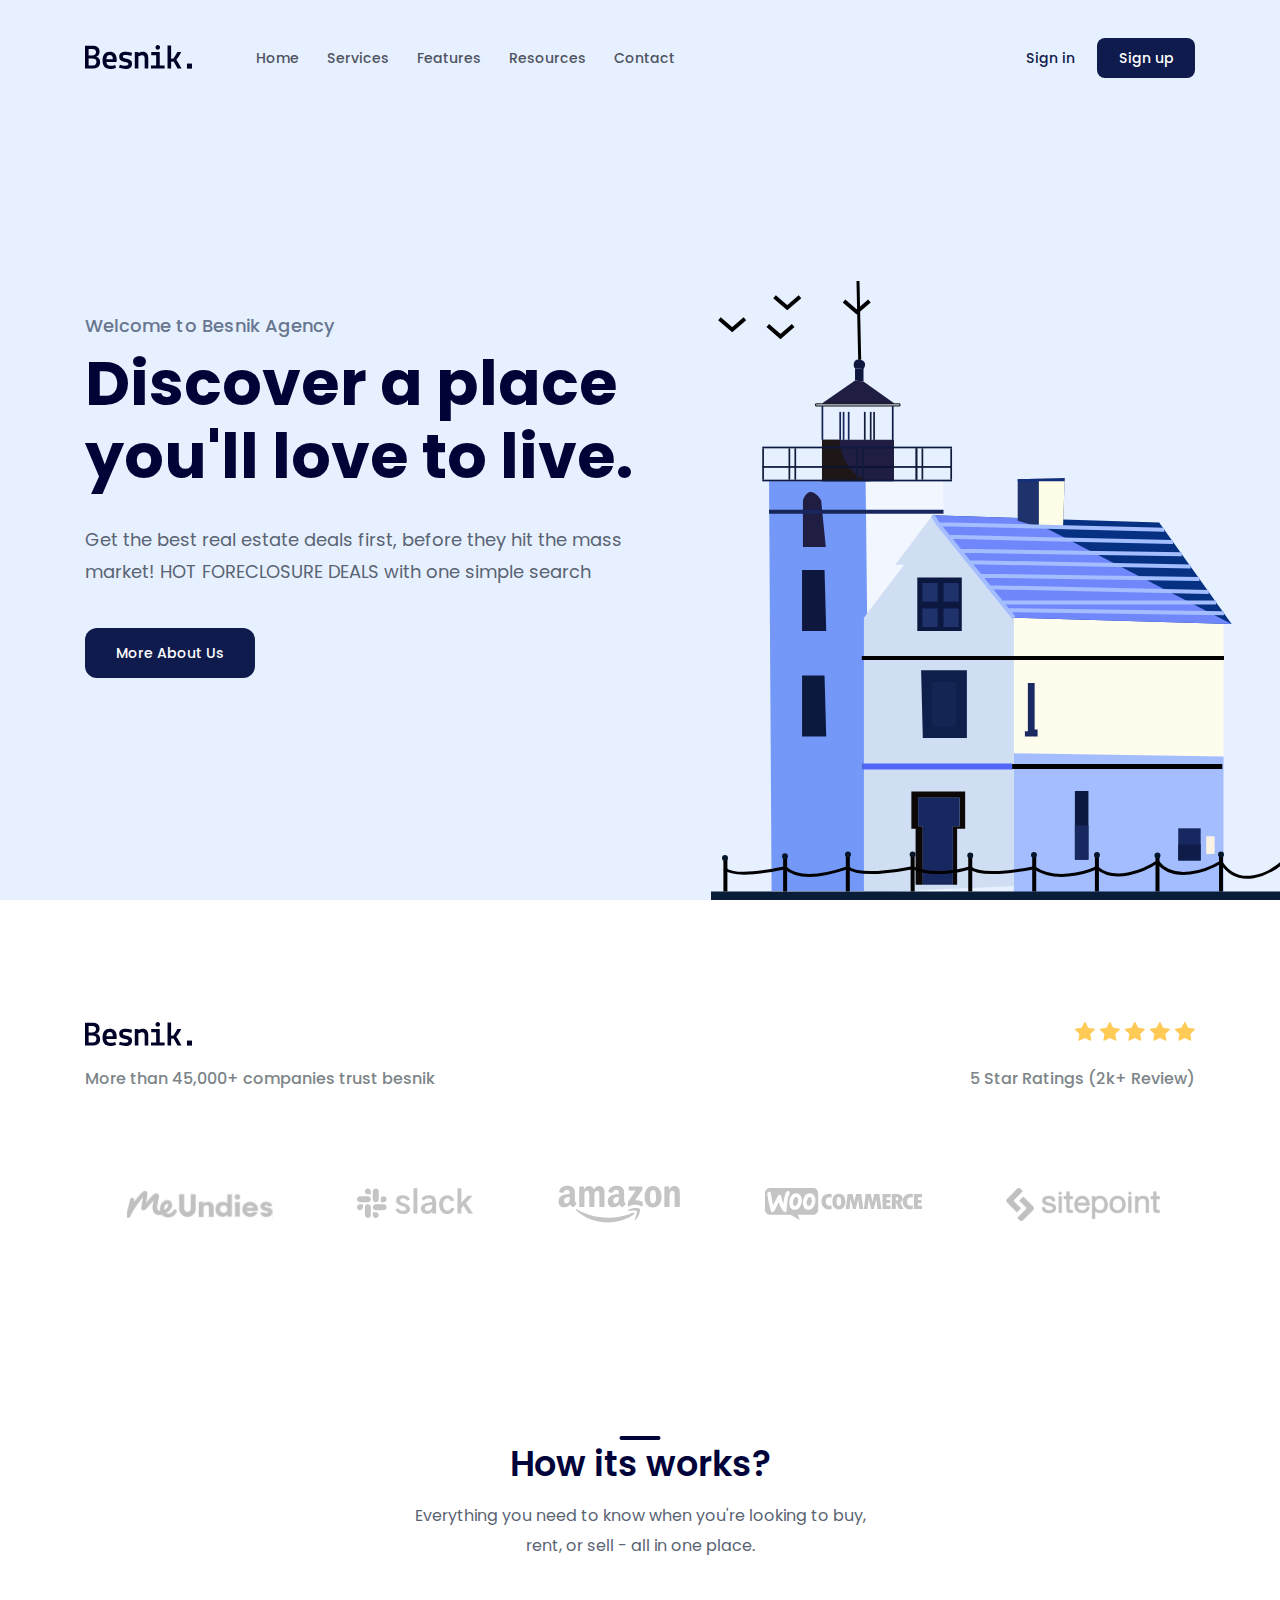
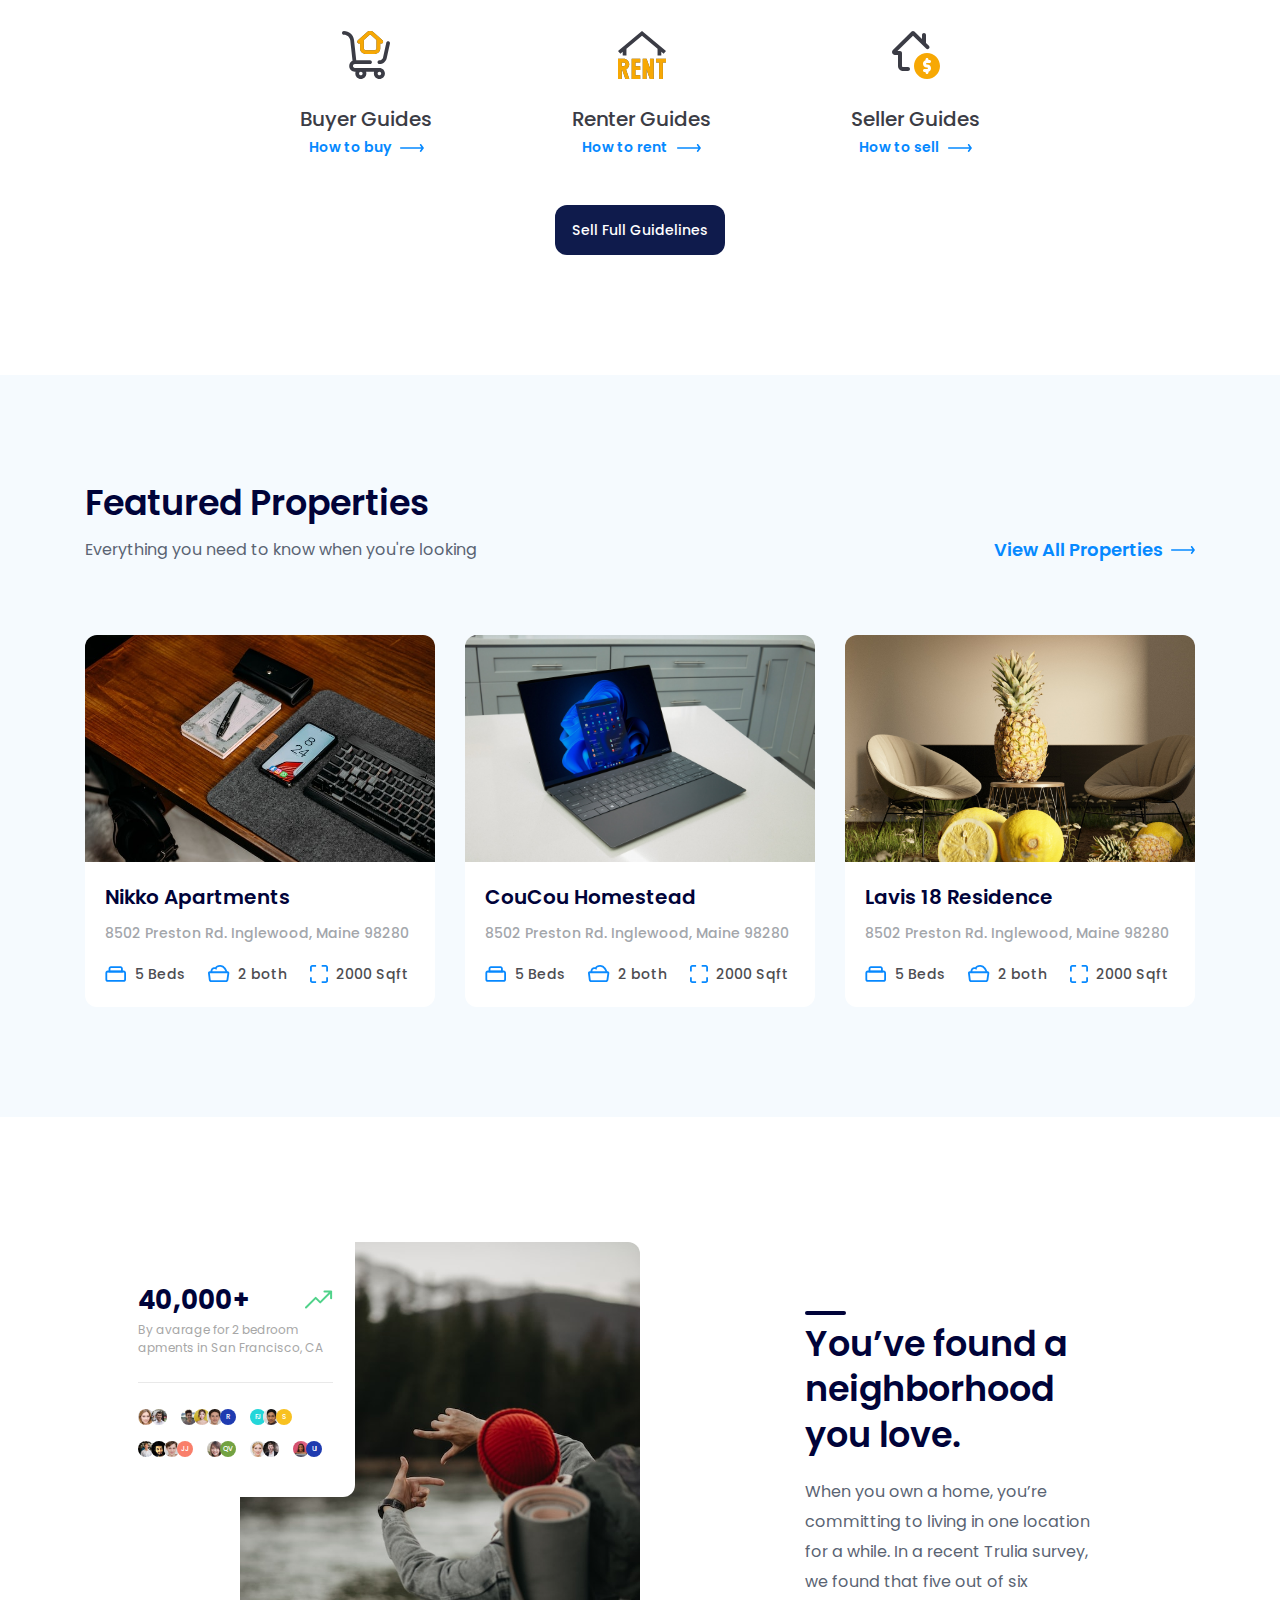
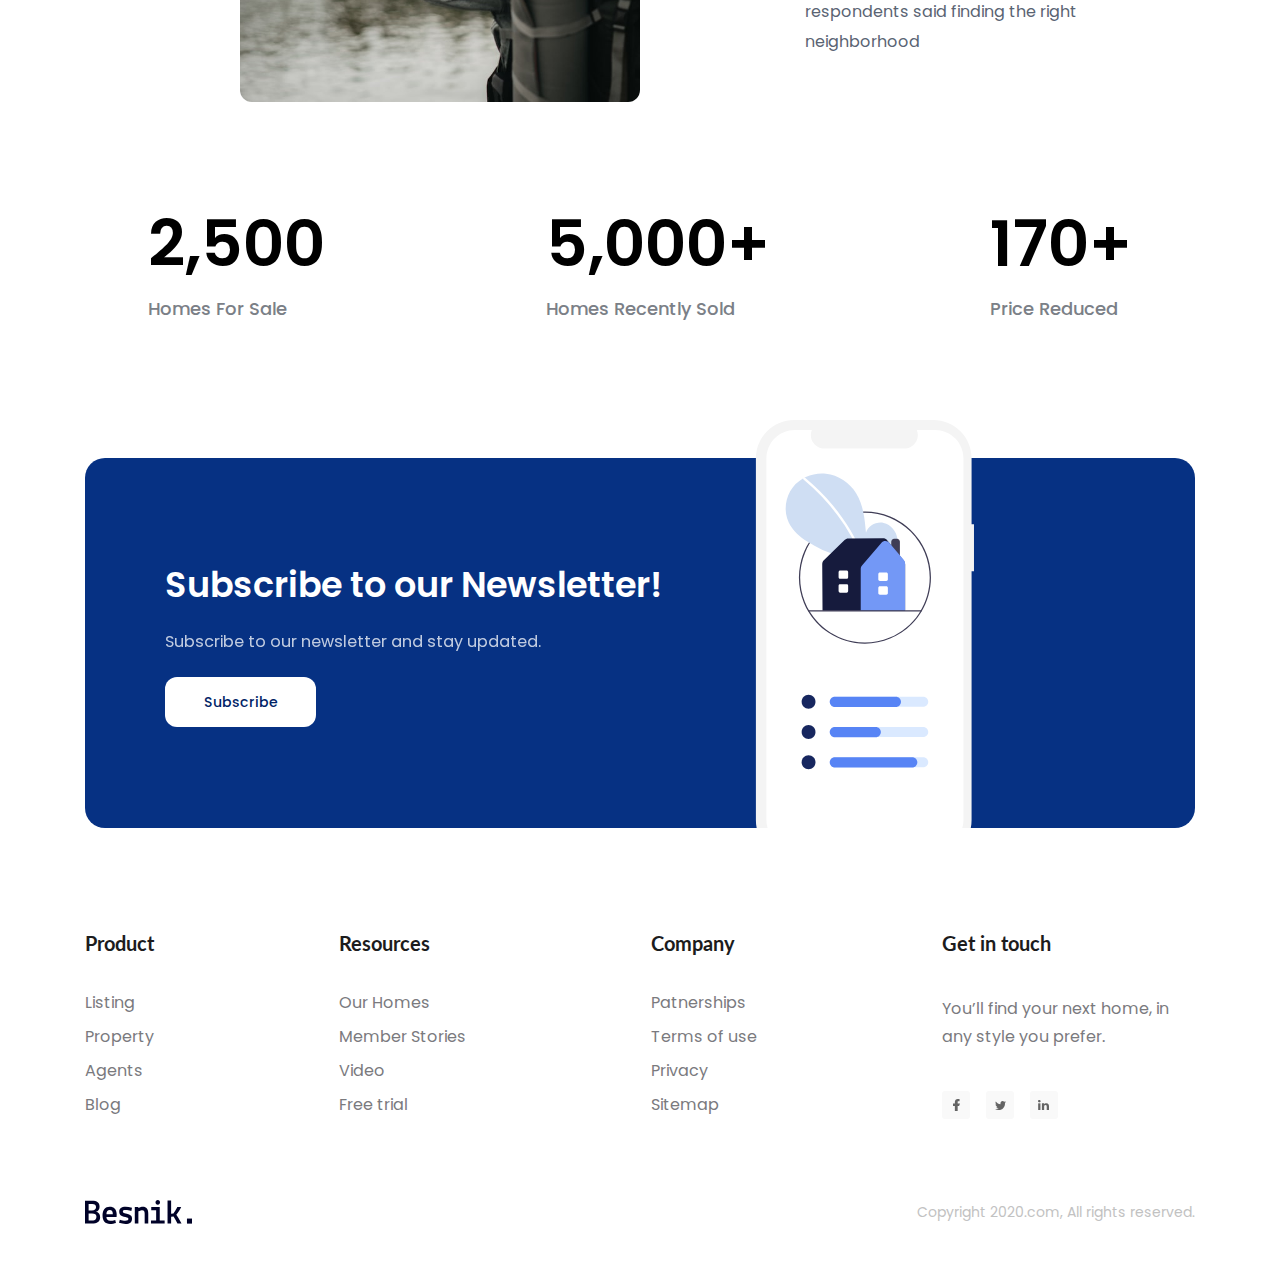
<file: index.html>
<!DOCTYPE html>
<html lang="en">
    <head>
        <meta charset="UTF-8" />
        <meta http-equiv="X-UA-Compatible" content="IE=edge" />
        <meta name="viewport" content="width=device-width, initial-scale=1.0" />
        <title>Real Estate Landing Page</title>

        <!-- Favicon -->
        <link
            rel="apple-touch-icon"
            sizes="57x57"
            href="./assets/favicon/apple-icon-57x57.png"
        />
        <link
            rel="apple-touch-icon"
            sizes="60x60"
            href="./assets/favicon/apple-icon-60x60.png"
        />
        <link
            rel="apple-touch-icon"
            sizes="72x72"
            href="./assets/favicon/apple-icon-72x72.png"
        />
        <link
            rel="apple-touch-icon"
            sizes="76x76"
            href="./assets/favicon/apple-icon-76x76.png"
        />
        <link
            rel="apple-touch-icon"
            sizes="114x114"
            href="./assets/favicon/apple-icon-114x114.png"
        />
        <link
            rel="apple-touch-icon"
            sizes="120x120"
            href="./assets/favicon/apple-icon-120x120.png"
        />
        <link
            rel="apple-touch-icon"
            sizes="144x144"
            href="./assets/favicon/apple-icon-144x144.png"
        />
        <link
            rel="apple-touch-icon"
            sizes="152x152"
            href="./assets/favicon/apple-icon-152x152.png"
        />
        <link
            rel="apple-touch-icon"
            sizes="180x180"
            href="./assets/favicon/apple-icon-180x180.png"
        />
        <link
            rel="icon"
            type="image/png"
            sizes="192x192"
            href="./assets/favicon/android-icon-192x192.png"
        />
        <link
            rel="icon"
            type="image/png"
            sizes="32x32"
            href="./assets/favicon/favicon-32x32.png"
        />
        <link
            rel="icon"
            type="image/png"
            sizes="96x96"
            href="./assets/favicon/favicon-96x96.png"
        />
        <link
            rel="icon"
            type="image/png"
            sizes="16x16"
            href="./assets/favicon/favicon-16x16.png"
        />
        <link rel="manifest" href="./assets/favicon/manifest.json" />
        <meta name="msapplication-TileColor" content="#ffffff" />
        <meta
            name="msapplication-TileImage"
            content="./assets/favicon/ms-icon-144x144.png"
        />
        <meta name="theme-color" content="#ffffff" />

        <!-- Reset CSS -->
        <link rel="stylesheet" href="./assets/css/reset.css" />

        <!-- Embed fonts -->
        <link rel="preconnect" href="https://fonts.googleapis.com" />
        <link rel="preconnect" href="https://fonts.gstatic.com" crossorigin />
        <link
            href="https://fonts.googleapis.com/css2?family=Lato:wght@700&display=swap"
            rel="stylesheet"
        />
        <link rel="stylesheet" href="./assets/fonts/stylesheet.css" />

        <!-- Styles -->
        <link rel="stylesheet" href="./assets/css/styles.css" />
    </head>
    <body>
        <header class="fixed-header">
            <div class="content">
                <!-- Navbar -->
                <nav class="navbar">
                    <!-- Logo -->
                    <a href="#">
                        <img src="./assets/img/logo.svg" alt="Besnik." />
                    </a>

                    <!-- Navigation -->
                    <ul>
                        <li><a href="#">Home</a></li>
                        <li><a href="#services">Services</a></li>
                        <li><a href="#features">Features</a></li>
                        <li><a href="#resources">Resources</a></li>
                        <li><a href="#contact">Contact</a></li>
                    </ul>

                    <!-- Action -->
                    <div class="actions">
                        <a href="#!" class="action-link">Sign in</a>
                        <a href="#!" class="btn action-btn">Sign up</a>
                    </div>
                </nav>
            </div>
        </header>

        <main>
            <!-- Hero -->
            <div class="hero-wrap">
                <div class="content">
                    <div class="info">
                        <p class="sub-title">Welcome to Besnik Agency</p>
                        <h1 class="title">
                            Discover a place you'll love to live.
                        </h1>
                        <p class="desc">
                            Get the best real estate deals first, before they
                            hit the mass market! HOT FORECLOSURE DEALS with one
                            simple search
                        </p>
                        <a href="#!" class="btn hero-cta">More About Us</a>
                    </div>

                    <img
                        src="./assets/img/hero-img.svg"
                        alt="Discover a place you'll love to live."
                        class="hero-img"
                    />
                </div>
            </div>

            <!-- Clients -->
            <div class="clients">
                <div class="content">
                    <div class="row">
                        <!-- Logo -->
                        <img src="./assets/img/logo.svg" alt="Besnik." />

                        <!-- Stars -->
                        <div class="stars">
                            <img src="./assets/img/star.svg" alt="Star" />
                            <img src="./assets/img/star.svg" alt="Star" />
                            <img src="./assets/img/star.svg" alt="Star" />
                            <img src="./assets/img/star.svg" alt="Star" />
                            <img src="./assets/img/star.svg" alt="Star" />
                        </div>
                    </div>
                    <div class="row row-desc">
                        <p class="desc">
                            More than 45,000+ companies trust besnik
                        </p>
                        <p class="desc">5 Star Ratings (2k+ Review)</p>
                    </div>
                    <div class="images">
                        <a href="#!">
                            <img
                                src="./assets/img/client-1.svg"
                                alt="Client 1"
                            />
                        </a>
                        <a href="#!">
                            <img
                                src="./assets/img/client-2.svg"
                                alt="Client 2"
                            />
                        </a>
                        <a href="#!">
                            <img
                                src="./assets/img/client-3.svg"
                                alt="Client 3"
                            />
                        </a>
                        <a href="#!">
                            <img
                                src="./assets/img/client-4.svg"
                                alt="Client 4"
                            />
                        </a>
                        <a href="#!">
                            <img
                                src="./assets/img/client-5.svg"
                                alt="Client 5"
                            />
                        </a>
                    </div>
                </div>
            </div>

            <!-- Guides -->
            <div id="services" class="guides">
                <div class="content">
                    <h2 class="sub-title">How its works?</h2>
                    <p class="desc">
                        Everything you need to know when you're looking to buy,
                        rent, or sell - all in one place.
                    </p>

                    <!-- List guide -->
                    <ul class="list-guide">
                        <li class="guide-item">
                            <img
                                src="./assets/img/buyer.svg"
                                alt="Buyer"
                                class="icon"
                            />
                            <h3 class="title">Buyer Guides</h3>
                            <a href="#!" class="link">
                                <span>How to buy</span>
                                <img
                                    src="./assets/img/arrow-right.svg"
                                    alt="Arrow right"
                                    class="arrow"
                                />
                            </a>
                        </li>
                        <li class="guide-item">
                            <img
                                src="./assets/img/renter.svg"
                                alt="Renter"
                                class="icon"
                            />
                            <h3 class="title">Renter Guides</h3>
                            <a href="#!" class="link">
                                <span>How to rent</span>
                                <img
                                    src="./assets/img/arrow-right.svg"
                                    alt="Arrow right"
                                    class="arrow"
                                />
                            </a>
                        </li>
                        <li class="guide-item">
                            <img
                                src="./assets/img/seller.svg"
                                alt="Seller"
                                class="icon"
                            />
                            <h3 class="title">Seller Guides</h3>
                            <a href="#!" class="link">
                                <span>How to sell</span>
                                <img
                                    src="./assets/img/arrow-right.svg"
                                    alt="Arrow right"
                                    class="arrow"
                                />
                            </a>
                        </li>
                    </ul>

                    <div class="guide-cta">
                        <a href="#!" class="btn">Sell Full Guidelines</a>
                    </div>
                </div>
            </div>

            <!-- Featured -->
            <div id="features" class="featured">
                <div class="content">
                    <header>
                        <h2 class="sub-title">Featured Properties</h2>
                        <div class="row">
                            <p class="desc">
                                Everything you need to know when you're looking
                            </p>
                            <a href="#!" class="link">
                                <span>View All Properties</span>
                                <img
                                    src="./assets/img/arrow-right.svg"
                                    alt="Arrow right"
                                    class="arrow"
                                />
                            </a>
                        </div>
                    </header>

                    <div class="list">
                        <!-- Featured item 1 -->
                        <div class="item">
                            <a href="#!">
                                <img
                                    src="./assets/img/featured-1.jpg"
                                    alt="Nikko Apartments"
                                    class="thumb"
                                />
                            </a>
                            <div class="body">
                                <h3 class="title">
                                    <a href="#!">Nikko Apartments</a>
                                </h3>
                                <p class="desc">
                                    8502 Preston Rd. Inglewood, Maine 98280
                                </p>
                                <div class="info">
                                    <img
                                        src="./assets/img/beds.svg"
                                        alt=""
                                        class="icon"
                                    />
                                    <span class="label">5 Beds</span>

                                    <img
                                        src="./assets/img/both.svg"
                                        alt=""
                                        class="icon"
                                    />
                                    <span class="label">2 both</span>

                                    <img
                                        src="./assets/img/sqft.svg"
                                        alt=""
                                        class="icon"
                                    />
                                    <span class="label">2000 Sqft</span>
                                </div>
                            </div>
                        </div>

                        <!-- Featured item 2 -->
                        <div class="item">
                            <a href="#!">
                                <img
                                    src="./assets/img/featured-2.jpg"
                                    alt="CouCou Homestead"
                                    class="thumb"
                                />
                            </a>
                            <div class="body">
                                <h3 class="title">
                                    <a href="#!" class="line-clamp"
                                        >CouCou Homestead</a
                                    >
                                </h3>
                                <p
                                    class="desc line-clamp"
                                    style="--line-clamp: 3"
                                >
                                    8502 Preston Rd. Inglewood, Maine 98280
                                </p>
                                <div class="info">
                                    <img
                                        src="./assets/img/beds.svg"
                                        alt=""
                                        class="icon"
                                    />
                                    <span class="label">5 Beds</span>

                                    <img
                                        src="./assets/img/both.svg"
                                        alt=""
                                        class="icon"
                                    />
                                    <span class="label">2 both</span>

                                    <img
                                        src="./assets/img/sqft.svg"
                                        alt=""
                                        class="icon"
                                    />
                                    <span class="label">2000 Sqft</span>
                                </div>
                            </div>
                        </div>

                        <!-- Featured item 3 -->
                        <div class="item">
                            <a href="#!">
                                <img
                                    src="./assets/img/featured-3.jpg"
                                    alt="CouCou Homestead"
                                    class="thumb"
                                />
                            </a>
                            <div class="body">
                                <h3 class="title">
                                    <a href="#!">Lavis 18 Residence</a>
                                </h3>
                                <p class="desc">
                                    8502 Preston Rd. Inglewood, Maine 98280
                                </p>
                                <div class="info">
                                    <img
                                        src="./assets/img/beds.svg"
                                        alt=""
                                        class="icon"
                                    />
                                    <span class="label">5 Beds</span>

                                    <img
                                        src="./assets/img/both.svg"
                                        alt=""
                                        class="icon"
                                    />
                                    <span class="label">2 both</span>

                                    <img
                                        src="./assets/img/sqft.svg"
                                        alt=""
                                        class="icon"
                                    />
                                    <span class="label">2000 Sqft</span>
                                </div>
                            </div>
                        </div>
                    </div>
                </div>
            </div>

            <!-- Stats -->
            <div id="resources" class="stats">
                <div class="content">
                    <div class="row">
                        <div class="img-block">
                            <img
                                class="image"
                                src="./assets/img/stats-img.jpg"
                                alt="You’ve found a neighborhood you love."
                            />

                            <!-- Trend -->
                            <div class="stats-trend">
                                <div class="row">
                                    <strong class="value">40,000+</strong>
                                    <img
                                        src="./assets/img/arrow-trend-up.svg"
                                        alt=""
                                        class="icon"
                                    />
                                </div>
                                <p class="desc">
                                    By avarage for 2 bedroom apments in San
                                    Francisco, CA
                                </p>
                                <div class="separate"></div>
                                <div class="avatar-block">
                                    <div class="avatar-group">
                                        <img
                                            src="./assets/img/avatar-1.jpg"
                                            alt=""
                                            class="avatar"
                                        />
                                        <img
                                            src="./assets/img/avatar-2.jpg"
                                            alt=""
                                            class="avatar"
                                        />
                                    </div>
                                    <div class="avatar-group">
                                        <img
                                            src="./assets/img/avatar-3.jpg"
                                            alt=""
                                            class="avatar"
                                        />
                                        <img
                                            src="./assets/img/avatar-4.webp"
                                            alt=""
                                            class="avatar"
                                        />
                                        <img
                                            src="./assets/img/avatar-5.jpg"
                                            alt=""
                                            class="avatar"
                                        />
                                        <div
                                            class="avatar"
                                            style="--bg-color: #1f3bb1"
                                        >
                                            R
                                        </div>
                                    </div>
                                    <div class="avatar-group">
                                        <div
                                            class="avatar"
                                            style="--bg-color: #24d6d9"
                                        >
                                            FJ
                                        </div>
                                        <img
                                            src="./assets/img/avatar-6.jpg"
                                            alt=""
                                            class="avatar"
                                        />
                                        <div
                                            class="avatar"
                                            style="--bg-color: #f8c120"
                                        >
                                            S
                                        </div>
                                    </div>
                                    <div class="avatar-group">
                                        <img
                                            src="./assets/img/avatar-7.jpeg"
                                            alt=""
                                            class="avatar"
                                        />
                                        <img
                                            src="./assets/img/avatar-8.jpg"
                                            alt=""
                                            class="avatar"
                                        />
                                        <img
                                            src="./assets/img/avatar-9.jpg"
                                            alt=""
                                            class="avatar"
                                        />
                                        <div
                                            class="avatar"
                                            style="--bg-color: #f97f6b"
                                        >
                                            JJ
                                        </div>
                                    </div>
                                    <div class="avatar-group">
                                        <img
                                            src="./assets/img/avatar-10.jpg"
                                            alt=""
                                            class="avatar"
                                        />
                                        <div
                                            class="avatar"
                                            style="--bg-color: #73a242"
                                        >
                                            QV
                                        </div>
                                    </div>
                                    <div class="avatar-group">
                                        <img
                                            src="./assets/img/avatar-11.jpg"
                                            alt=""
                                            class="avatar"
                                        />
                                        <img
                                            src="./assets/img/avatar-12.jpg"
                                            alt=""
                                            class="avatar"
                                        />
                                    </div>
                                    <div class="avatar-group">
                                        <img
                                            src="./assets/img/avatar-13.jfif"
                                            alt=""
                                            class="avatar"
                                        />
                                        <div
                                            class="avatar"
                                            style="--bg-color: #1f3bb0"
                                        >
                                            UI
                                        </div>
                                    </div>
                                </div>
                            </div>
                        </div>
                        <div class="info">
                            <h2 class="sub-title">
                                You’ve found a neighborhood you love.
                            </h2>
                            <p class="desc">
                                When you own a home, you’re committing to living
                                in one location for a while. In a recent Trulia
                                survey, we found that five out of six
                                respondents said finding the right neighborhood
                            </p>
                        </div>
                    </div>
                    <div class="row row-qty">
                        <div class="qty-item">
                            <strong class="qty">2,500</strong>
                            <p class="qty-desc">Homes For Sale</p>
                        </div>
                        <div class="qty-item">
                            <strong class="qty">5,000+</strong>
                            <p class="qty-desc">Homes Recently Sold</p>
                        </div>
                        <div class="qty-item">
                            <strong class="qty">170+</strong>
                            <p class="qty-desc">Price Reduced</p>
                        </div>
                    </div>
                </div>
            </div>

            <!-- Subscription -->
            <div id="contact" class="subscription">
                <div class="content">
                    <div class="body">
                        <div class="info">
                            <h2 class="sub-title line-clamp">
                                Subscribe to our Newsletter!
                            </h2>
                            <p class="desc line-clamp" style="--line-clamp: 3">
                                Subscribe to our newsletter and stay updated.
                            </p>
                            <a href="#!" class="btn">Subscribe</a>
                        </div>
                        <img
                            src="./assets/img/newletter.svg"
                            alt="Subscribe to our Newsletter!"
                            class="image"
                        />
                    </div>
                </div>
            </div>
        </main>

        <!-- Footer -->
        <footer class="footer">
            <div class="content">
                <div class="row row-top">
                    <!-- Product column -->
                    <div class="column">
                        <h3 class="heading">Product</h3>
                        <ul class="list">
                            <li class="item">
                                <a href="#!">Listing</a>
                            </li>
                            <li class="item">
                                <a href="#!">Property</a>
                            </li>
                            <li class="item">
                                <a href="#!">Agents</a>
                            </li>
                            <li class="item">
                                <a href="#!">Blog</a>
                            </li>
                        </ul>
                    </div>

                    <!-- Resources column -->
                    <div class="column">
                        <h3 class="heading">Resources</h3>
                        <ul class="list">
                            <li class="item">
                                <a href="#!">Our Homes</a>
                            </li>
                            <li class="item">
                                <a href="#!">Member Stories</a>
                            </li>
                            <li class="item">
                                <a href="#!">Video</a>
                            </li>
                            <li class="item">
                                <a href="#!">Free trial</a>
                            </li>
                        </ul>
                    </div>

                    <!-- Company column -->
                    <div class="column">
                        <h3 class="heading">Company</h3>
                        <ul class="list">
                            <li class="item">
                                <a href="#!">Patnerships</a>
                            </li>
                            <li class="item">
                                <a href="#!">Terms of use</a>
                            </li>
                            <li class="item">
                                <a href="#!">Privacy</a>
                            </li>
                            <li class="item">
                                <a href="#!">Sitemap</a>
                            </li>
                        </ul>
                    </div>

                    <!-- Get in touch column -->
                    <div class="column">
                        <h3 class="heading">Get in touch</h3>
                        <p class="desc">
                            You’ll find your next home, in any style you prefer.
                        </p>
                        <div class="social">
                            <a href="#!" class="social-link">
                                <img src="./assets/img/facebook.svg" alt="" />
                            </a>
                            <a href="#!" class="social-link">
                                <img src="./assets/img/twitter.svg" alt="" />
                            </a>
                            <a href="#!" class="social-link">
                                <img src="./assets/img/linkedin.svg" alt="" />
                            </a>
                        </div>
                    </div>
                </div>
                <div class="row row-bottom">
                    <img
                        src="./assets/img/logo.svg"
                        alt="Besnik."
                        class="logo"
                    />
                    <p class="copyright">
                        Copyright 2020.com, All rights reserved.
                    </p>
                </div>
            </div>
        </footer>
    </body>
</html>
</file>
<file: assets/fonts/stylesheet.css>
@font-face {
    font-family: "Poppins";
    src: url("Poppins-ExtraBold.woff2") format("woff2"),
        url("Poppins-ExtraBold.woff") format("woff");
    font-weight: bold;
    font-style: normal;
    font-display: swap;
}

@font-face {
    font-family: "Poppins";
    src: url("Poppins-BoldItalic.woff2") format("woff2"),
        url("Poppins-BoldItalic.woff") format("woff");
    font-weight: bold;
    font-style: italic;
    font-display: swap;
}

@font-face {
    font-family: "Poppins";
    src: url("Poppins-Black.woff2") format("woff2"),
        url("Poppins-Black.woff") format("woff");
    font-weight: 900;
    font-style: normal;
    font-display: swap;
}

@font-face {
    font-family: "Poppins";
    src: url("./Poppins/Poppins-Bold.woff2") format("woff2"),
        url("./Poppins/Poppins-Bold.woff") format("woff");
    font-weight: bold;
    font-style: normal;
    font-display: swap;
}

@font-face {
    font-family: "Poppins";
    src: url("./Poppins/Poppins-BlackItalic.woff2") format("woff2"),
        url("./Poppins/Poppins-BlackItalic.woff") format("woff");
    font-weight: 900;
    font-style: italic;
    font-display: swap;
}

@font-face {
    font-family: "Poppins";
    src: url("./Poppins/Poppins-ExtraBoldItalic.woff2") format("woff2"),
        url("./Poppins/Poppins-ExtraBoldItalic.woff") format("woff");
    font-weight: bold;
    font-style: italic;
    font-display: swap;
}

@font-face {
    font-family: "Poppins";
    src: url("./Poppins/Poppins-ExtraLightItalic.woff2") format("woff2"),
        url("./Poppins/Poppins-ExtraLightItalic.woff") format("woff");
    font-weight: 200;
    font-style: italic;
    font-display: swap;
}

@font-face {
    font-family: "Poppins";
    src: url("./Poppins/Poppins-ExtraLight.woff2") format("woff2"),
        url("./Poppins/Poppins-ExtraLight.woff") format("woff");
    font-weight: 200;
    font-style: normal;
    font-display: swap;
}

@font-face {
    font-family: "Poppins";
    src: url("./Poppins/Poppins-Medium.woff2") format("woff2"),
        url("./Poppins/Poppins-Medium.woff") format("woff");
    font-weight: 500;
    font-style: normal;
    font-display: swap;
}

@font-face {
    font-family: "Poppins";
    src: url("./Poppins/Poppins-Light.woff2") format("woff2"),
        url("./Poppins/Poppins-Light.woff") format("woff");
    font-weight: 300;
    font-style: normal;
    font-display: swap;
}

@font-face {
    font-family: "Poppins";
    src: url("./Poppins/Poppins-LightItalic.woff2") format("woff2"),
        url("./Poppins/Poppins-LightItalic.woff") format("woff");
    font-weight: 300;
    font-style: italic;
    font-display: swap;
}

@font-face {
    font-family: "Poppins";
    src: url("./Poppins/Poppins-Italic.woff2") format("woff2"),
        url("./Poppins/Poppins-Italic.woff") format("woff");
    font-weight: normal;
    font-style: italic;
    font-display: swap;
}

@font-face {
    font-family: "Poppins";
    src: url("./Poppins/Poppins-ThinItalic.woff2") format("woff2"),
        url("./Poppins/Poppins-ThinItalic.woff") format("woff");
    font-weight: 100;
    font-style: italic;
    font-display: swap;
}

@font-face {
    font-family: "Poppins";
    src: url("./Poppins/Poppins-Thin.woff2") format("woff2"),
        url("./Poppins/Poppins-Thin.woff") format("woff");
    font-weight: 100;
    font-style: normal;
    font-display: swap;
}

@font-face {
    font-family: "Poppins";
    src: url("./Poppins/Poppins-SemiBold.woff2") format("woff2"),
        url("./Poppins/Poppins-SemiBold.woff") format("woff");
    font-weight: 600;
    font-style: normal;
    font-display: swap;
}

@font-face {
    font-family: "Poppins";
    src: url("./Poppins/Poppins-Regular.woff2") format("woff2"),
        url("./Poppins/Poppins-Regular.woff") format("woff");
    font-weight: normal;
    font-style: normal;
    font-display: swap;
}

@font-face {
    font-family: "Poppins";
    src: url("./Poppins/Poppins-SemiBoldItalic.woff2") format("woff2"),
        url("./Poppins/Poppins-SemiBoldItalic.woff") format("woff");
    font-weight: 600;
    font-style: italic;
    font-display: swap;
}

@font-face {
    font-family: "Poppins";
    src: url("./Poppins/Poppins-MediumItalic.woff2") format("woff2"),
        url("./Poppins/Poppins-MediumItalic.woff") format("woff");
    font-weight: 500;
    font-style: italic;
    font-display: swap;
}
</file>
<file: assets/css/styles.css>
* {
    box-sizing: border-box;
}

:root {
    --primary-color: #0f1b4c;
}

html,
body {
    scroll-behavior: smooth;
}

html {
    font-size: 62.5%;
}

body {
    font-size: 1.6rem;
    font-family: "Poppins", sans-serif;
}

/* Common */
a {
    text-decoration: none;
}

.content {
    width: 1110px;
    max-width: calc(100% - 48px);
    margin-left: auto;
    margin-right: auto;
}

.btn {
    display: inline-block;
    min-width: 98px;
    padding: 18px 16px;
    background: var(--primary-color);
    border-radius: 12px;
    font-weight: 500;
    font-size: 1.4rem;
    text-align: center;
    color: #ffffff;
}

.btn:hover {
    opacity: 0.9;
}

.line-clamp {
    display: -webkit-box;
    -webkit-line-clamp: var(--line-clamp, 2);
    -webkit-box-orient: vertical;
    overflow: hidden;
}

/* ======== Header ======== */
.fixed-header {
    background: #e6f0ff;
    padding-top: 26px;
    position: sticky;
    top: -26px;
    z-index: 1;
}

.hero-wrap {
    position: relative;
    display: flex;
    flex-direction: column;
    justify-content: center;
    background: #e6f0ff;
    height: calc(100vh - 90px);
}

.navbar {
    display: flex;
    align-items: center;
    padding: 12px 0;
}

.navbar ul {
    display: flex;
    margin-left: 50px;
}

.navbar .actions {
    margin-left: auto;
}

.navbar ul a {
    font-weight: 500;
    font-size: 1.4rem;
    color: #4f5361;
    padding: 8px 14px;
}

.navbar ul a:hover {
    text-decoration: underline;
}

.navbar .action-link {
    font-weight: 500;
    font-size: 1.4rem;
    color: var(--primary-color);
}

.navbar .action-btn {
    padding: 13px 16px;
    margin-left: 18px;
    border-radius: 8px;
}

.hero-wrap .info {
    width: 51%;
}

.hero-wrap .sub-title {
    font-weight: 500;
    font-size: 1.8rem;
    line-height: 1.5;
    letter-spacing: 0.01em;
    color: #687690;
}

.hero-wrap .title {
    margin-top: 8px;
    font-weight: 700;
    font-size: 6.2rem;
    line-height: 1.19;
    color: #000336;
}

.hero-wrap .desc {
    margin-top: 30px;
    font-weight: 400;
    font-size: 1.8rem;
    line-height: 1.78;
    color: #5a6473;
}

.hero-cta {
    min-width: 170px;
    margin-top: 40px;
}

.hero-img {
    position: absolute;
    right: calc((100vw - 1110px) / 2 - 100px);
    bottom: 0;
}

/* ======== Clients ======== */
.clients {
    margin-top: 79px;
    padding: 43px 0 64px;
}

.clients .row {
    display: flex;
    justify-content: space-between;
}

.clients .desc {
    font-weight: 500;
    font-size: 1.6rem;
    line-height: 1.25;
    color: #7d8589;
}

.clients .row-desc {
    margin-top: 23px;
}

.clients .images {
    display: flex;
    align-items: center;
    justify-content: space-between;
    margin-top: 70px;
}

.clients .images a {
    display: flex;
    align-items: center;
    height: 90px;
    padding: 0 42px;
    border-radius: 12px;
}

.clients .images a:hover {
    box-shadow: 0px 10px 20px rgba(0, 0, 0, 0.1);
}

/* ======== Guides ======== */
.guides {
    margin-top: 40px;
    padding: 93px 0 79px;
}

.guides .sub-title {
    position: relative;
    font-weight: 600;
    font-size: 3.5rem;
    line-height: 1;
    text-align: center;
    color: #000339;
}

.guides .sub-title::before {
    position: absolute;
    top: -10px;
    left: 50%;
    transform: translateX(-50%);
    content: "";
    display: inline-block;
    width: 41px;
    height: 4px;
    background: #000339;
    border-radius: 12px;
}

.guides .desc {
    width: 459px;
    max-width: 100%;
    margin: 20px auto 0;
    font-weight: 400;
    font-size: 1.6rem;
    line-height: 1.88;
    text-align: center;
    color: #5a6473;
}

.list-guide {
    display: flex;
    justify-content: center;
    margin-top: 70px;
}

.guide-item {
    margin: 0 70px;
    text-align: center;
}

.guide-item .title {
    margin-top: 26px;
    font-weight: 500;
    font-size: 2rem;
    line-height: 1.1;
    color: #3b3c45;
}

.guide-item .link {
    display: inline-block;
    margin-top: 10px;
    font-weight: 600;
    font-size: 1.4rem;
    color: #0689ff;
}

.guide-item .arrow {
    margin-left: 6px;
}

.guide-cta {
    display: flex;
    justify-content: center;
    margin-top: 50px;
}

.guide-cta .btn {
    min-width: 170px;
}

/* ======== Featured ======== */
.featured {
    margin-top: 41px;
    padding: 110px 0;
    background: #f5fafe;
}

.featured .sub-title {
    font-weight: 600;
    font-size: 3.5rem;
    line-height: 1;
    color: #000339;
}

.featured .row {
    display: flex;
    justify-content: space-between;
    margin-top: 15px;
}

.featured .desc {
    font-weight: 400;
    font-size: 1.6rem;
    line-height: 1.88;
    color: #5a6473;
}

.featured .link {
    display: flex;
    align-items: center;
    font-weight: 600;
    font-size: 1.8rem;
    color: #0689ff;
}

.featured .link .arrow {
    margin-left: 8px;
}

.featured .list {
    display: flex;
    gap: 30px;
    margin-top: 70px;
}

.featured .item {
    flex: 1;
    background: #fff;
    border-radius: 12px;
}

.featured .item .thumb {
    width: 100%;
    height: 227px;
    object-fit: cover;
    border-top-left-radius: 12px;
    border-top-right-radius: 12px;
}

.featured .item .body {
    padding: 17px 20px 24px;
}

.featured .item .title a {
    font-weight: 600;
    font-size: 2rem;
    line-height: 1.5;
    color: #000339;
}

.featured .item .desc {
    margin-top: 11px;
    font-weight: 500;
    font-size: 1.4rem;
    line-height: 1.5;
    color: #a3a6ab;
    word-break: break-all;
}

.featured .item .info {
    display: flex;
    align-items: center;
    margin-top: 21px;
}

.featured .item .icon {
    margin-left: 23px;
}

.featured .item .icon:first-child {
    margin-left: 0;
}

.featured .item .label {
    margin-left: 8px;
    font-weight: 500;
    font-size: 1.4rem;
    letter-spacing: 0.01em;
    color: #4d4d52;
}

/* Stats */
.stats {
    margin-top: 75px;
    padding: 50px 0;
}

.stats .content {
    width: 1048px;
}

.stats .row {
    display: flex;
}

.stats .img-block,
.stats .info {
    width: 50%;
}

.stats .img-block {
    position: relative;
}

.stats .info {
    padding: 79px 0 0 165px;
}

.stats-trend {
    position: absolute;
    top: 0;
    left: 0;
    width: 239px;
    padding: 45px 22px 40px;
    border-radius: 0px 0px 12px 12px;
    background-color: #fff;
}

.stats-trend .value {
    font-weight: 700;
    font-size: 2.6rem;
    letter-spacing: 0.01em;
    color: #000339;
}

.stats-trend .icon {
    margin-left: auto;
}

.stats-trend .desc {
    margin-top: 8px;
    font-weight: 400;
    font-size: 1.2rem;
    line-height: 1.5;
    color: #a7a7a7;
}

.stats-trend .separate {
    height: 1.2px;
    margin-top: 25px;
    background: #e9e9e9;
}

.stats .avatar-block {
    display: flex;
    flex-wrap: wrap;
    gap: 16px 14px;
    margin-top: 26px;
}

.stats .avatar-group {
    display: flex;
}

.stats .avatar {
    width: 16px;
    height: 16px;
    margin-left: -3px;
    object-fit: cover;
    border-radius: 50%;
    background: var(--bg-color, #fff);
    font-weight: 450;
    font-size: 0.7rem;
    line-height: 16px;
    text-align: center;
    letter-spacing: -0.02em;
    color: #ffffff;
}

.stats .avatar:first-child {
    margin-left: 0;
}

.stats .img-block .image {
    display: block;
    margin-left: auto;
    width: 400px;
    height: 460px;
    border-radius: 12px;
    object-fit: cover;
}

.stats .sub-title {
    position: relative;
    width: 269px;
    font-weight: 600;
    font-size: 3.5rem;
    line-height: 1.29;
    color: #000339;
}

.stats .sub-title::before {
    position: absolute;
    top: -10px;
    left: 0;
    content: "";
    display: block;
    width: 41px;
    height: 4px;
    background: #000339;
    border-radius: 12px;
}

.stats .info .desc {
    width: 309px;
    margin-top: 20px;
    font-weight: 400;
    font-size: 1.6rem;
    line-height: 1.88;
    color: #5a6473;
}

.stats .row-qty {
    justify-content: space-between;
    margin-top: 110px;
    padding: 0 32px;
}

.stats .qty {
    font-weight: 600;
    font-size: 6.4rem;
    color: #000000;
}

.stats .qty-desc {
    margin-top: 24px;
    font-weight: 500;
    font-size: 1.8rem;
    color: #7b8087;
}

/* Subscription */
.subscription {
    margin-top: 90px;
}

.subscription .body {
    position: relative;
    display: flex;
    align-items: center;
    height: 370px;
    background: #063183;
    border-radius: 20px;
}

.subscription .info {
    width: 671px;
    padding: 0 80px;
}

.subscription .sub-title {
    font-weight: 600;
    font-size: 3.5rem;
    line-height: 1.5;
    color: #ffffff;
}

.subscription .desc {
    margin-top: 15px;
    font-weight: 400;
    font-size: 1.6rem;
    line-height: 1.88;
    color: #ffffff;
    opacity: 0.75;
}

.subscription .btn {
    margin-top: 20px;
    min-width: 151px;
    background: #fff;
    color: #002366;
}

.subscription .image {
    position: absolute;
    bottom: 0;
    right: 221px;
}

/* Footer */
.footer {
    margin-top: 55px;
    padding: 50px 0 58px;
}

.footer .row {
    display: flex;
}

.footer .row-top {
    gap: 185px;
}

.footer .heading {
    font-family: "Lato", sans-serif;
    font-weight: 700;
    font-size: 2rem;
    color: #1c1c1d;
}

.footer .list,
.footer .desc {
    margin-top: 42px;
}

.footer .item {
    margin-top: 18px;
}

.footer .item a,
.footer .desc {
    font-weight: 400;
    font-size: 1.6rem;
    color: #7a7a7e;
    white-space: nowrap;
}

.footer .desc {
    white-space: normal;
    line-height: 1.75;
}

.footer .social {
    display: flex;
    margin-top: 40px;
}

.footer .social-link {
    display: flex;
    align-items: center;
    justify-content: center;
    width: 28px;
    height: 28px;
    border-radius: 3px;
    background: #f9f9f9;
}

.footer .social-link + .social-link {
    margin-left: 16px;
}

.footer .social-link:hover {
    background: #ebebeb;
}

.footer .row-bottom {
    display: flex;
    align-items: center;
    justify-content: space-between;
    margin-top: 81px;
}

.footer .copyright {
    font-weight: 400;
    font-size: 1.4rem;
    color: #c2c2c2;
}
</file>
